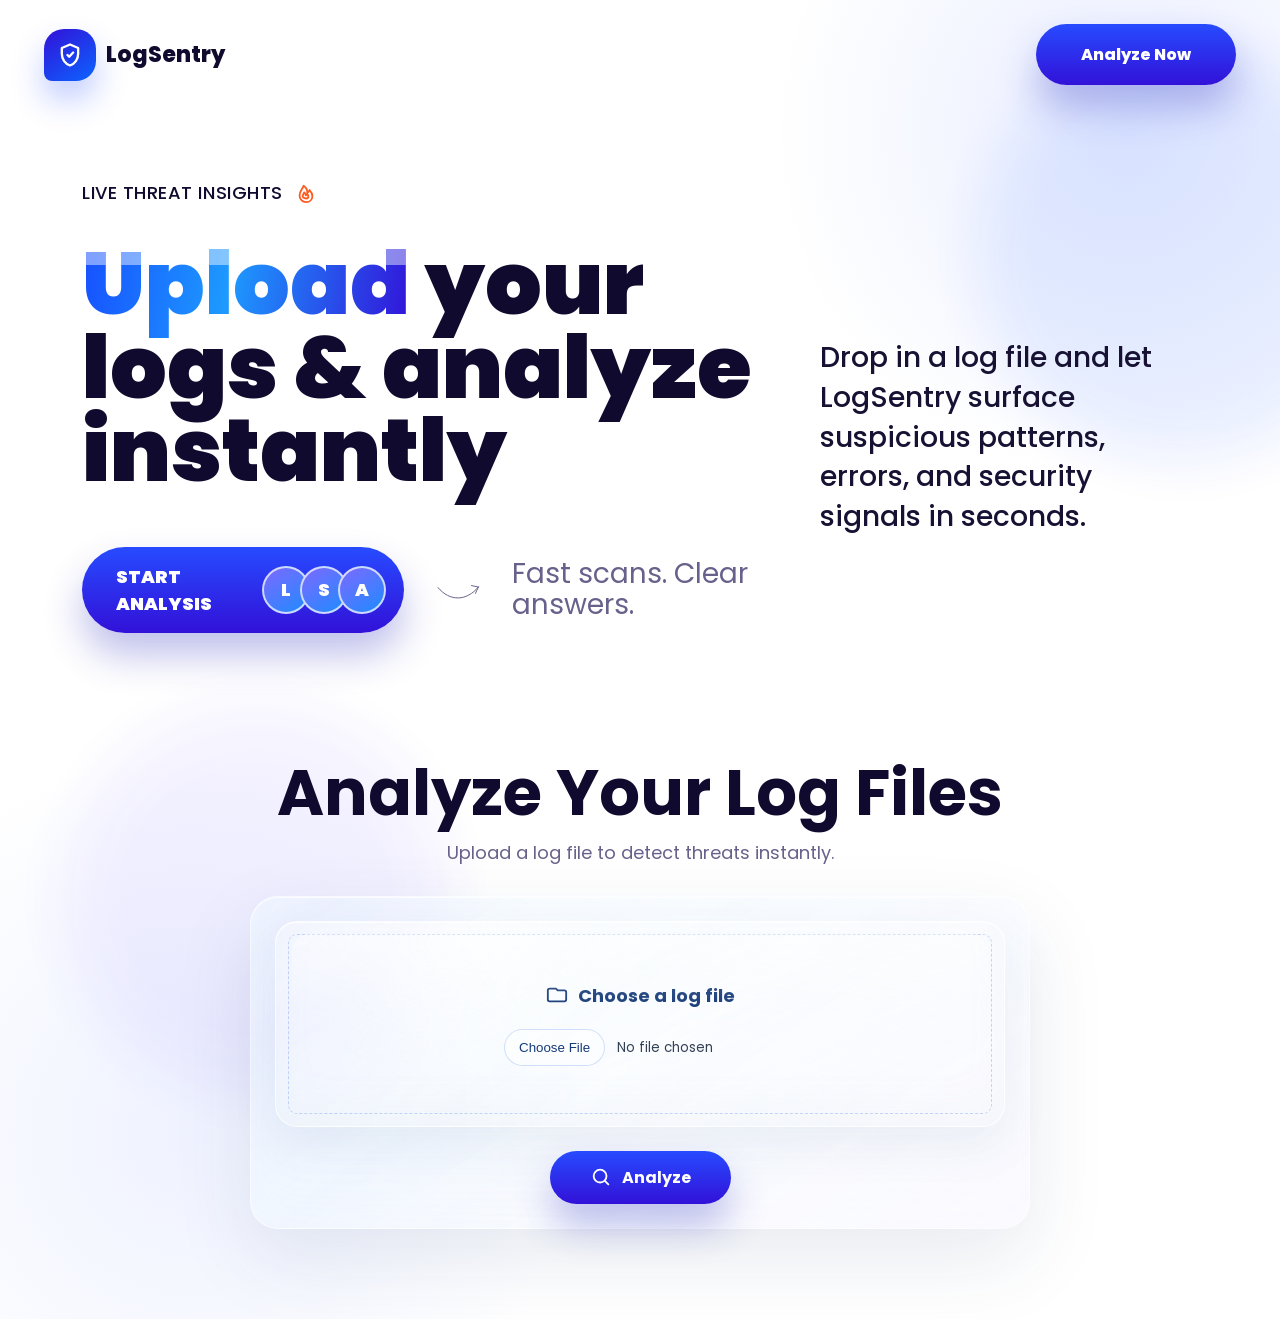
<file: templates/index.html>
<!DOCTYPE html>
<html lang="en">
<head>
    <meta charset="UTF-8">
    <meta name="viewport" content="width=device-width, initial-scale=1.0">
    <title>LogSentry</title>
    <link rel="preconnect" href="https://fonts.googleapis.com">
    <link rel="preconnect" href="https://fonts.gstatic.com" crossorigin>
    <link href="https://fonts.googleapis.com/css2?family=Poppins:wght@400;500;700;800;900&display=swap" rel="stylesheet">
    <link rel="stylesheet" href="../static/style.css">
</head>
<body>

    <nav>
        <a class="brand" href="/">
            <span class="brand-mark">
                <svg class="icon brand-icon" viewBox="0 0 24 24" aria-hidden="true">
                    <path d="M12 3l7 3v5c0 4.6-2.9 8.8-7 10-4.1-1.2-7-5.4-7-10V6l7-3z"></path>
                    <path d="M9.8 12l1.5 1.5 3.4-3.6"></path>
                </svg>
            </span>
            LogSentry
        </a>

        <div class="nav-actions">
            <a class="contact-button" href="#analyzer">Analyze Now</a>
        </div>
    </nav>

    <main>
        <section class="hero">
            <div class="hero-kicker">
                <span>Live threat insights</span>
                <svg class="icon flame-icon" viewBox="0 0 24 24" aria-hidden="true">
                    <path d="M12 22c4 0 7-2.8 7-6.7 0-2.4-1.3-4.6-3.1-6.5-.4 1.7-1.3 2.7-2.5 3.2.3-3.5-1.4-6.2-4-8-1 3.4-4.4 5.8-4.4 10.6C5 18.8 8 22 12 22z"></path>
                    <path d="M12 18c1.5 0 2.6-1 2.6-2.5 0-1-.5-1.8-1.3-2.6-.3.9-.8 1.4-1.5 1.7 0-1.3-.6-2.4-1.7-3.3-.4 1.4-1.7 2.4-1.7 4.2C8.4 17 9.8 18 12 18z"></path>
                </svg>
            </div>

            <div class="hero-grid">
                <div class="hero-copy">
                    <h1><span>Upload</span> your logs & analyze instantly</h1>
                    <div class="hero-cta-row">
                        <a class="hero-button" href="#analyzer">
                            Start Analysis
                            <span class="avatar-stack" aria-hidden="true">
                                <span>L</span>
                                <span>S</span>
                                <span>A</span>
                            </span>
                        </a>
                        <div class="fast-note">
                            <svg class="scribble" viewBox="0 0 130 64" aria-hidden="true">
                                <path d="M4 27c24 29 58 28 82-1"></path>
                                <path d="M86 26l-14-3"></path>
                                <path d="M86 26l-6 13"></path>
                            </svg>
                            <p>Fast scans. Clear answers.</p>
                        </div>
                    </div>
                </div>

                <p class="hero-intro">
                    Drop in a log file and let LogSentry surface suspicious patterns, errors, and security signals in seconds.
                </p>
            </div>
        </section>

        <section class="analyzer-section" id="analyzer">
            <div class="section-heading">
                <h2>Analyze Your Log Files</h2>
                <p>Upload a log file to detect threats instantly.</p>
            </div>

            <form action="/analyze" method="POST" enctype="multipart/form-data">
                <div class="upload-box">
                    <p>
                        <svg class="icon" viewBox="0 0 24 24" aria-hidden="true">
                            <path d="M4 19h16a2 2 0 0 0 2-2V9a2 2 0 0 0-2-2h-7.2L10.8 5H4a2 2 0 0 0-2 2v10a2 2 0 0 0 2 2z"></path>
                        </svg>
                        Choose a log file
                    </p>
                    <input type="file" name="logfile" accept=".log,.txt">
                </div>
                <button class="analyze-button" type="submit">
                    <svg class="icon" viewBox="0 0 24 24" aria-hidden="true">
                        <circle cx="11" cy="11" r="7"></circle>
                        <path d="M20 20l-3.5-3.5"></path>
                    </svg>
                    Analyze
                </button>
            </form>
        </section>
    </main>

</body>
</html>
</file>
<file: static/style.css>
/* Global Styles */
* {
    margin: 0;
    padding: 0;
    box-sizing: border-box;
    font-family: "Poppins", "Inter", "Avenir Next", "Segoe UI", sans-serif;
}

body {
    background:
        radial-gradient(circle at 88% 10%, rgba(28, 83, 255, 0.10), transparent 22rem),
        radial-gradient(circle at 15% 86%, rgba(49, 95, 255, 0.08), transparent 24rem),
        #ffffff;
    color: #100b2e;
    min-height: 100vh;
    overflow-x: hidden;
    position: relative;
}

body::before,
body::after {
    content: "";
    position: fixed;
    inset: auto;
    pointer-events: none;
    z-index: -1;
}

body::before {
    width: 26rem;
    height: 26rem;
    right: -7rem;
    top: 3rem;
    background: rgba(24, 76, 255, 0.08);
    border-radius: 999px;
    filter: blur(28px);
    opacity: 0.9;
}

body::after {
    width: 24rem;
    height: 24rem;
    left: 4rem;
    bottom: -12rem;
    background: rgba(62, 38, 255, 0.07);
    border-radius: 999px;
    filter: blur(30px);
    opacity: 0.8;
}

/* Navbar */
nav {
    width: 100%;
    padding: 24px 44px;
    display: flex;
    align-items: center;
    justify-content: space-between;
    position: relative;
    z-index: 5;
}

.brand {
    color: #100b2e;
    display: flex;
    align-items: center;
    gap: 10px;
    font-size: 22px;
    font-weight: 800;
    letter-spacing: 0;
    text-decoration: none;
}

.brand-mark {
    width: 52px;
    height: 52px;
    display: grid;
    place-items: center;
    color: #ffffff;
    background: linear-gradient(145deg, #3211d8 0%, #0c64ff 100%);
    border-radius: 20px 20px 20px 8px;
    box-shadow: 0 18px 32px rgba(30, 72, 255, 0.28);
}

.nav-actions {
    display: flex;
    align-items: center;
    gap: 20px;
}

.contact-button,
.hero-button,
.analyze-button {
    color: #ffffff;
    background: linear-gradient(180deg, #274bff 0%, #3211d8 100%);
    text-decoration: none;
    border: none;
    box-shadow: 0 22px 38px rgba(42, 46, 190, 0.30);
}

.contact-button {
    min-width: 200px;
    padding: 18px 32px;
    border-radius: 999px;
    display: inline-flex;
    justify-content: center;
    font-weight: 800;
}

main {
    width: min(1490px, calc(100% - 64px));
    margin: 0 auto;
}

/* Hero */
.hero {
    min-height: auto;
    padding: 70px 50px 42px;
    display: flex;
    flex-direction: column;
    justify-content: center;
}

.hero-kicker {
    color: #100b2e;
    display: inline-flex;
    align-items: center;
    gap: 12px;
    margin-bottom: 36px;
    font-size: 18px;
    font-weight: 500;
    letter-spacing: 0.03em;
    text-transform: uppercase;
}

.flame-icon {
    color: #ff5a1f;
    fill: rgba(255, 90, 31, 0.18);
}

.hero-grid {
    display: grid;
    grid-template-columns: minmax(0, 1.55fr) minmax(300px, 0.85fr);
    gap: 48px;
    align-items: center;
}

.hero h1 {
    color: #100b2e;
    max-width: 900px;
    font-size: 5.5rem;
    line-height: 0.95;
    letter-spacing: 0;
    font-weight: 900;
}

.hero h1 span {
    color: transparent;
    background:
        linear-gradient(180deg, rgba(255, 255, 255, 0.45) 0 35%, transparent 35% 100%),
        linear-gradient(100deg, #174dff 0%, #1d9aff 45%, #3211d8 100%);
    -webkit-background-clip: text;
    background-clip: text;
}

.hero-intro {
    color: #171233;
    max-width: 500px;
    font-size: 1.75rem;
    line-height: 1.42;
    font-weight: 500;
}

.hero-cta-row {
    display: flex;
    align-items: center;
    gap: 32px;
    margin-top: 54px;
}

.hero-button {
    min-width: 322px;
    min-height: 70px;
    padding: 16px 18px 16px 34px;
    border-radius: 999px;
    display: inline-flex;
    align-items: center;
    justify-content: space-between;
    gap: 18px;
    font-size: 18px;
    font-weight: 900;
    text-transform: uppercase;
}

.avatar-stack {
    display: flex;
    align-items: center;
}

.avatar-stack span {
    width: 48px;
    height: 48px;
    margin-left: -10px;
    display: grid;
    place-items: center;
    border: 2px solid rgba(255, 255, 255, 0.72);
    border-radius: 50%;
    color: #ffffff;
    font-weight: 900;
    background: linear-gradient(145deg, #7e69ff, #1e8bff);
}

.avatar-stack span:first-child {
    margin-left: 0;
}

.fast-note {
    color: #68618b;
    display: flex;
    align-items: center;
    gap: 12px;
    font-family: "Bradley Hand ITC", "Segoe Print", cursive;
    font-size: 28px;
    line-height: 1.1;
}

.scribble {
    width: 90px;
    height: 48px;
    fill: none;
    stroke: currentColor;
    stroke-width: 2;
    stroke-linecap: round;
    stroke-linejoin: round;
}

form {
    background:
        linear-gradient(145deg, rgba(255, 255, 255, 0.38), rgba(255, 255, 255, 0.10)),
        linear-gradient(145deg, rgba(125, 211, 252, 0.10), rgba(196, 181, 253, 0.08));
    border: 1px solid rgba(255, 255, 255, 0.58);
    border-radius: 28px;
    padding: 24px;
    box-shadow:
        inset 0 1px 0 rgba(255, 255, 255, 0.72),
        inset 0 -22px 48px rgba(255, 255, 255, 0.12),
        0 30px 80px rgba(30, 56, 112, 0.10);
    backdrop-filter: blur(34px) saturate(1.6);
    -webkit-backdrop-filter: blur(34px) saturate(1.6);
}

/* Analyzer */
.analyzer-section {
    max-width: 780px;
    margin: 0 auto 90px;
    padding: 86px 0 0;
    text-align: center;
}

.section-heading h2 {
    color: #100b2e;
    font-size: 4rem;
    line-height: 1;
    letter-spacing: 0;
    margin-bottom: 14px;
}

.section-heading p {
    color: #68618b;
    margin-bottom: 30px;
    font-size: 18px;
}

/* Upload Box */
.upload-box {
    background:
        linear-gradient(160deg, rgba(255, 255, 255, 0.42), rgba(255, 255, 255, 0.12)),
        radial-gradient(circle at 24% 12%, rgba(255, 255, 255, 0.46), transparent 9rem);
    border: 1px solid rgba(255, 255, 255, 0.62);
    outline: 1px dashed rgba(37, 99, 235, 0.24);
    outline-offset: -14px;
    border-radius: 22px;
    padding: 60px 40px;
    margin-bottom: 24px;
    cursor: pointer;
    transition: 0.3s;
    box-shadow:
        inset 0 1px 0 rgba(255, 255, 255, 0.78),
        inset 0 -18px 44px rgba(148, 163, 184, 0.06),
        0 18px 48px rgba(44, 71, 130, 0.08);
    position: relative;
    overflow: hidden;
}

.upload-box::before {
    content: "";
    position: absolute;
    inset: 12px 16px auto 16px;
    height: 38%;
    background: linear-gradient(180deg, rgba(255, 255, 255, 0.34), transparent);
    border-radius: 18px;
    pointer-events: none;
}

.upload-box:hover {
    outline-color: rgba(124, 58, 237, 0.44);
    transform: translateY(-3px);
    box-shadow:
        inset 0 1px 0 rgba(255, 255, 255, 0.82),
        inset 0 -18px 44px rgba(148, 163, 184, 0.06),
        0 24px 62px rgba(67, 56, 202, 0.12);
}

.upload-box p {
    font-size: 18px;
    color: #173b78;
    margin-bottom: 20px;
    display: flex;
    align-items: center;
    justify-content: center;
    gap: 10px;
    font-weight: 700;
}

.upload-box input {
    color: #344054;
    max-width: 100%;
    position: relative;
    z-index: 1;
}

.upload-box input::file-selector-button {
    background: rgba(255, 255, 255, 0.36);
    color: #173b78;
    border: 1px solid rgba(37, 99, 235, 0.20);
    border-radius: 999px;
    padding: 10px 14px;
    margin-right: 12px;
    cursor: pointer;
    box-shadow: inset 0 1px 0 rgba(255, 255, 255, 0.95);
}

/* Analyze Button */
button {
    border: 1px solid rgba(255, 255, 255, 0.60);
    padding: 14px 40px;
    font-size: 16px;
    font-weight: bold;
    border-radius: 999px;
    cursor: pointer;
    transition: 0.3s;
    display: inline-flex;
    align-items: center;
    justify-content: center;
    gap: 10px;
    box-shadow:
        inset 0 1px 0 rgba(255, 255, 255, 0.48),
        inset 0 -12px 22px rgba(40, 27, 125, 0.12),
        0 16px 36px rgba(79, 70, 229, 0.22);
    backdrop-filter: blur(20px) saturate(1.5);
    -webkit-backdrop-filter: blur(20px) saturate(1.5);
}

button:hover {
    transform: translateY(-2px);
    box-shadow:
        inset 0 1px 0 rgba(255, 255, 255, 0.58),
        inset 0 -12px 22px rgba(40, 27, 125, 0.12),
        0 22px 44px rgba(79, 70, 229, 0.30);
}

.icon {
    width: 22px;
    height: 22px;
    flex: 0 0 auto;
    fill: none;
    stroke: currentColor;
    stroke-width: 2;
    stroke-linecap: round;
    stroke-linejoin: round;
}

.brand-icon {
    width: 28px;
    height: 28px;
}

@media (max-width: 980px) {
    main {
        width: min(100% - 36px, 760px);
    }

    .hero {
        min-height: auto;
        padding: 72px 0 48px;
    }

    .hero-grid {
        grid-template-columns: 1fr;
        gap: 34px;
    }

    .hero-cta-row {
        align-items: flex-start;
        flex-direction: column;
        margin-top: 52px;
    }

    .hero h1 {
        font-size: 5rem;
    }

    .hero-intro {
        font-size: 1.45rem;
    }

    .section-heading h2 {
        font-size: 3.25rem;
    }
}

@media (max-width: 640px) {
    nav {
        padding: 18px;
    }

    .brand {
        font-size: 19px;
    }

    .brand-mark {
        width: 44px;
        height: 44px;
    }

    .contact-button {
        display: none;
    }

    .hero-kicker {
        margin-bottom: 34px;
        font-size: 14px;
    }

    .hero h1 {
        font-size: 3.55rem;
    }

    .hero-intro {
        font-size: 1.25rem;
    }

    .section-heading h2 {
        font-size: 2.7rem;
    }

    .hero-button {
        min-width: 100%;
    }

    .fast-note {
        font-size: 23px;
    }

    form {
        padding: 16px;
        border-radius: 24px;
    }

    .upload-box {
        padding: 48px 22px;
    }
}
.result-page {
    max-width: 1100px;
    margin: 80px auto;
    padding: 0 24px;
}

.result-card {
    background:
        linear-gradient(145deg, rgba(255, 255, 255, 0.70), rgba(255, 255, 255, 0.18));
    border: 1px solid rgba(255, 255, 255, 0.70);
    border-radius: 32px;
    padding: 48px;
    box-shadow: 0 30px 80px rgba(30, 56, 112, 0.12);
}

.result-card h1 {
    font-size: 3rem;
    margin-bottom: 12px;
    color: #100b2e;
}

.result-card p {
    color: #68618b;
}

.result-grid {
    display: grid;
    grid-template-columns: 1fr 1fr;
    gap: 28px;
    margin: 34px 0;
}

.result-grid h2 {
    margin-bottom: 16px;
    color: #100b2e;
}

.result-list {
    list-style: none;
}

.result-list li {
    background: rgba(255, 255, 255, 0.55);
    border: 1px solid rgba(39, 75, 255, 0.12);
    border-radius: 16px;
    padding: 14px 16px;
    margin-bottom: 10px;
    display: flex;
    justify-content: space-between;
}

.result-button {
    width: fit-content;
}

@media (max-width: 760px) {
    .result-grid {
        grid-template-columns: 1fr;
    }

    .result-card {
        padding: 28px;
    }
}
.severity-low {
    background: #e8f7ee;
    color: #15803d;
}

.severity-medium {
    background: #fff7dd;
    color: #b45309;
}

.severity-high {
    background: #ffe4e6;
    color: #be123c;
}

.severity-critical {
    background: #1f1028;
    color: #ffffff;
}

.result-list em {
    border-radius: 999px;
    font-style: normal;
    font-weight: 800;
    padding: 6px 10px;
}
</file>
